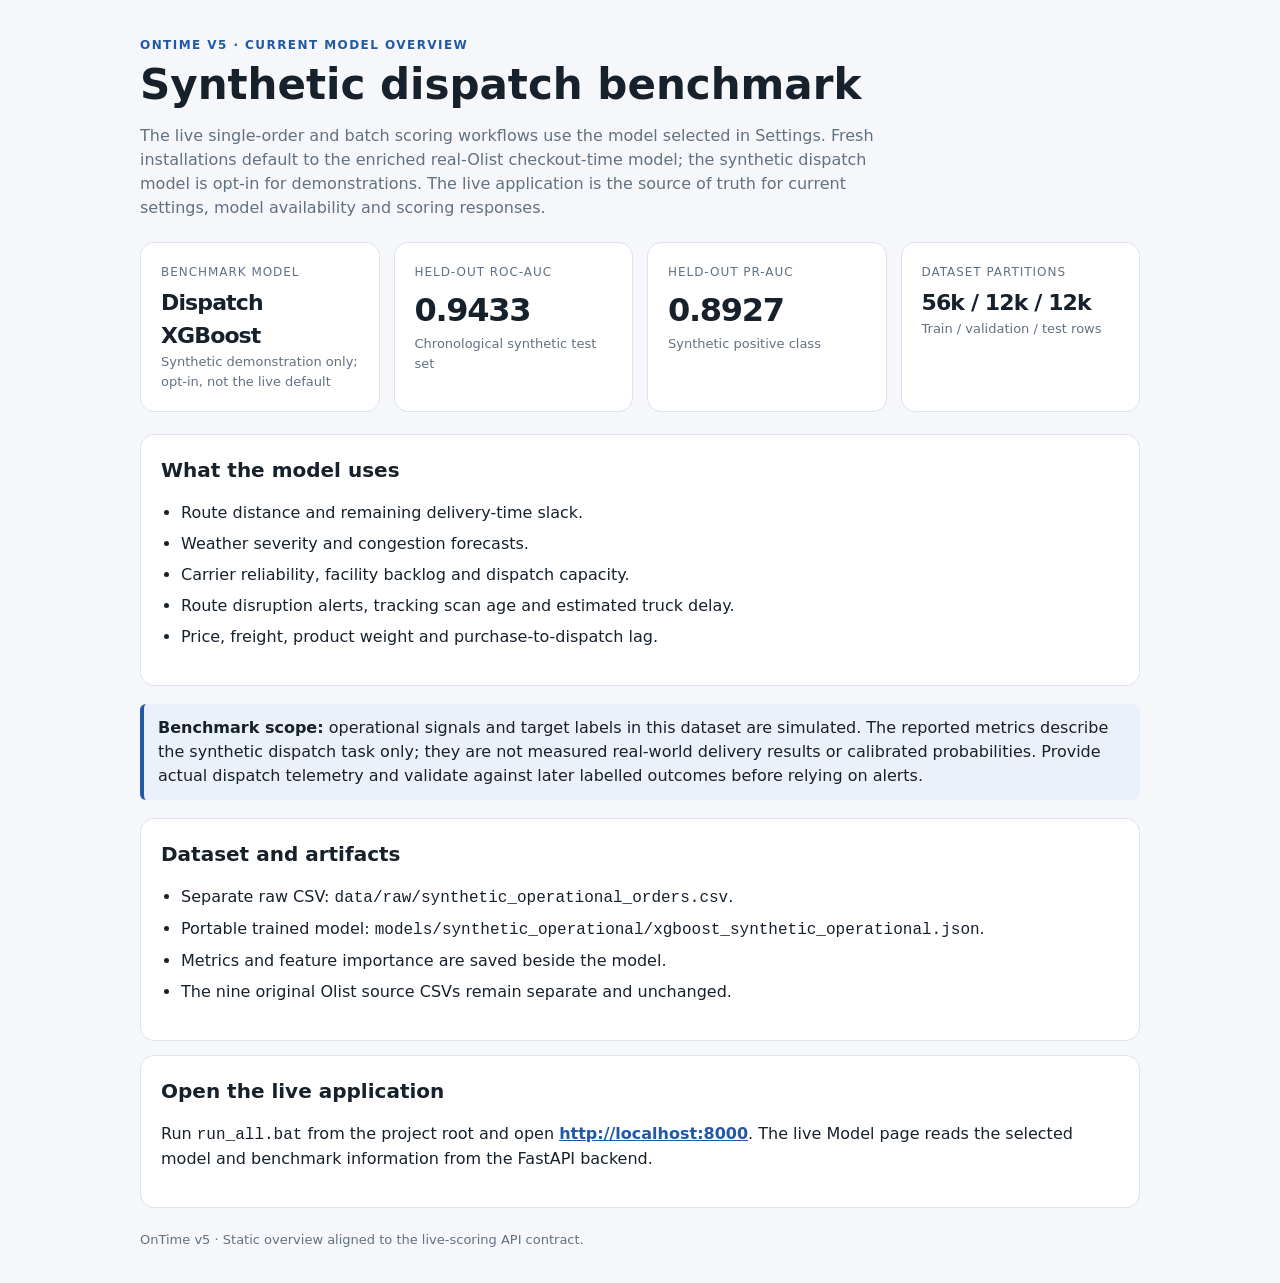
<file: dashboard/OnTime_Dashboard.html>
<!doctype html>
<html lang="en">
<head>
<meta charset="utf-8"><meta name="viewport" content="width=device-width,initial-scale=1">
<title>OnTime v5 — Model Overview</title>
<style>
:root{color-scheme:light;--ink:#17212b;--muted:#627182;--line:#dce3e9;--panel:#fff;--bg:#f5f7fa;--accent:#2259a6}
*{box-sizing:border-box}body{margin:0;background:var(--bg);color:var(--ink);font:16px/1.5 system-ui,-apple-system,Segoe UI,sans-serif}
main{max-width:1040px;margin:36px auto;padding:0 20px}.eyebrow{text-transform:uppercase;letter-spacing:.12em;color:var(--accent);font-weight:700;font-size:12px}
h1{font-size:clamp(28px,4vw,42px);line-height:1.1;margin:8px 0 12px}h2{font-size:20px;margin:0 0 12px}.lede{max-width:760px;color:var(--muted)}
.grid{display:grid;grid-template-columns:repeat(auto-fit,minmax(210px,1fr));gap:14px;margin:22px 0}.card,section{background:var(--panel);border:1px solid var(--line);border-radius:14px;padding:20px}
.k{font-size:12px;text-transform:uppercase;letter-spacing:.08em;color:var(--muted)}.v{font-size:32px;font-weight:750;letter-spacing:-.04em;margin-top:5px}.sub{font-size:13px;color:var(--muted)}
.notice{border-left:4px solid var(--accent);padding:12px 14px;background:#eaf1fb;border-radius:6px;margin:18px 0}
a{color:var(--accent);font-weight:650}ul{padding-left:20px}li{margin:7px 0}.pill{display:inline-block;padding:4px 9px;border-radius:999px;background:#e6f4eb;color:#17643a;font-size:12px;font-weight:700}
footer{color:var(--muted);font-size:13px;margin:22px 0}
</style>
</head>
<body><main>
<div class="eyebrow">OnTime v5 · current model overview</div>
<h1>Synthetic dispatch benchmark</h1>
<p class="lede">The live single-order and batch scoring workflows use the model selected in Settings. Fresh installations default to the enriched real-Olist checkout-time model; the synthetic dispatch model is opt-in for demonstrations. The live application is the source of truth for current settings, model availability and scoring responses.</p>
<div class="grid">
<div class="card"><div class="k">Benchmark model</div><div class="v" style="font-size:22px">Dispatch XGBoost</div><div class="sub">Synthetic demonstration only; opt-in, not the live default</div></div>
<div class="card"><div class="k">Held-out ROC-AUC</div><div class="v">0.9433</div><div class="sub">Chronological synthetic test set</div></div>
<div class="card"><div class="k">Held-out PR-AUC</div><div class="v">0.8927</div><div class="sub">Synthetic positive class</div></div>
<div class="card"><div class="k">Dataset partitions</div><div class="v" style="font-size:22px">56k / 12k / 12k</div><div class="sub">Train / validation / test rows</div></div>
</div>
<section><h2>What the model uses</h2>
<ul><li>Route distance and remaining delivery-time slack.</li><li>Weather severity and congestion forecasts.</li><li>Carrier reliability, facility backlog and dispatch capacity.</li><li>Route disruption alerts, tracking scan age and estimated truck delay.</li><li>Price, freight, product weight and purchase-to-dispatch lag.</li></ul>
</section>
<div class="notice"><b>Benchmark scope:</b> operational signals and target labels in this dataset are simulated. The reported metrics describe the synthetic dispatch task only; they are not measured real-world delivery results or calibrated probabilities. Provide actual dispatch telemetry and validate against later labelled outcomes before relying on alerts.</div>
<section><h2>Dataset and artifacts</h2>
<ul><li>Separate raw CSV: <code>data/raw/synthetic_operational_orders.csv</code>.</li><li>Portable trained model: <code>models/synthetic_operational/xgboost_synthetic_operational.json</code>.</li><li>Metrics and feature importance are saved beside the model.</li><li>The nine original Olist source CSVs remain separate and unchanged.</li></ul>
</section>
<section style="margin-top:14px"><h2>Open the live application</h2><p>Run <code>run_all.bat</code> from the project root and open <a href="http://localhost:8000">http://localhost:8000</a>. The live Model page reads the selected model and benchmark information from the FastAPI backend.</p></section>
<footer>OnTime v5 · Static overview aligned to the live-scoring API contract.</footer>
</main></body></html>
</file>
